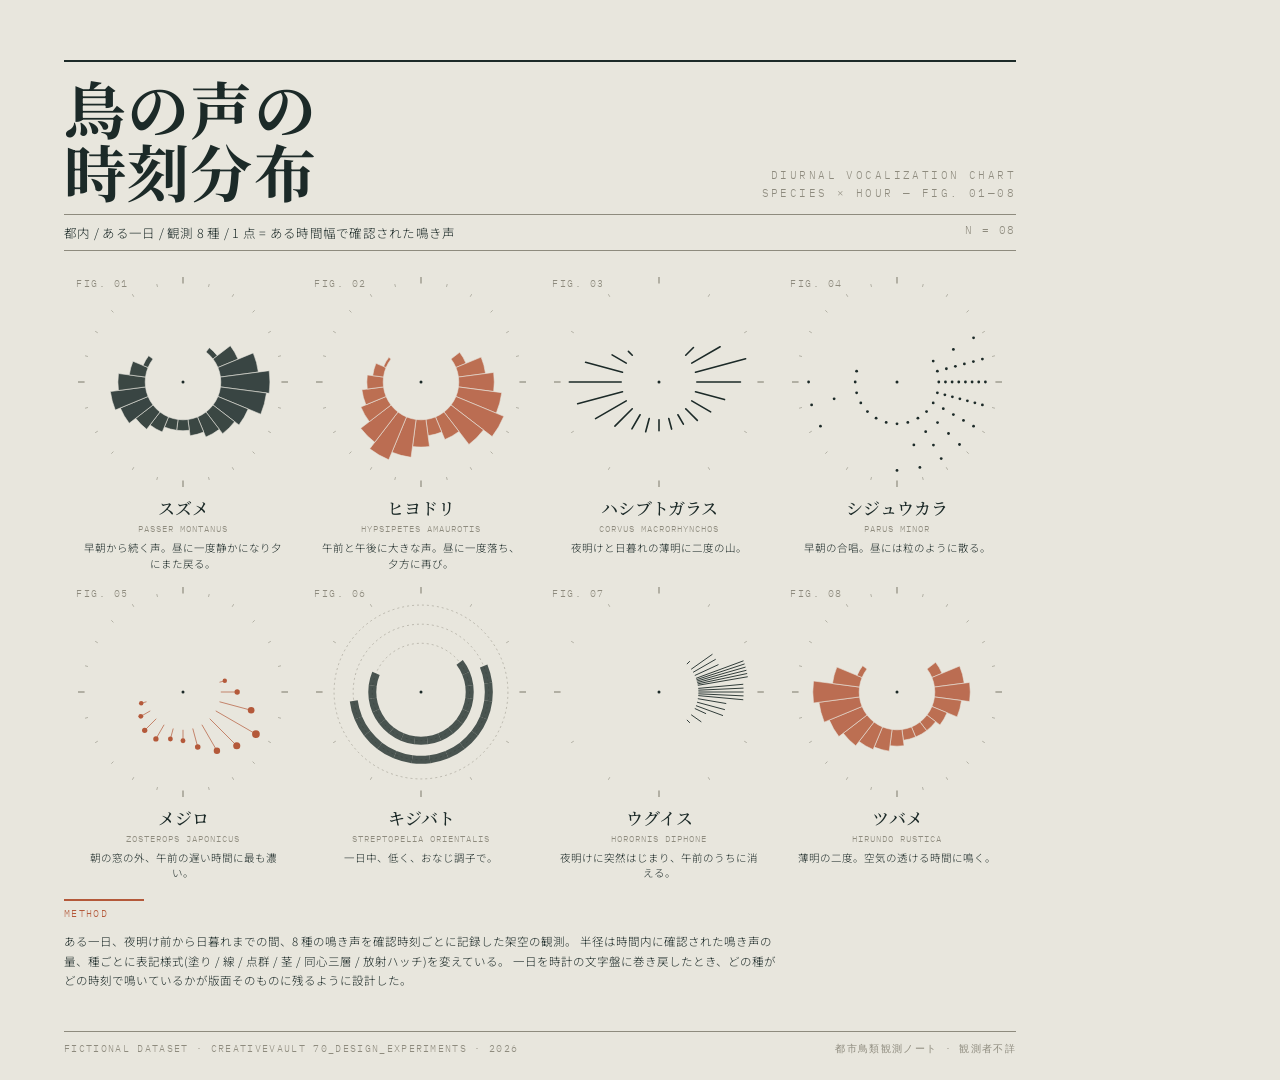
<file: bird_voice_time_chart_v0_1/index.html>
<!DOCTYPE html>
<html lang="ja">
<head>
<meta charset="UTF-8">
<title>鳥の声の時刻分布</title>
<style>
  @import url('https://fonts.googleapis.com/css2?family=Noto+Serif+JP:wght@500;700&family=Noto+Sans+JP:wght@300;500&family=IBM+Plex+Mono:wght@300;500&display=swap');
  * { box-sizing: border-box; margin: 0; padding: 0; }
  html, body { width: 1080px; height: 1080px; overflow: hidden; }
  body {
    background: #E8E6DD;
    color: #1C2A28;
    font-family: 'Noto Sans JP', sans-serif;
    font-weight: 300;
    position: relative;
    padding: 60px 64px 50px;
  }
  .rule-top {
    border-top: 2px solid #1C2A28;
    padding-top: 14px;
  }
  .title-block {
    display: grid;
    grid-template-columns: 1fr auto;
    align-items: end;
    margin-bottom: 6px;
  }
  .title-jp {
    font-family: 'Noto Serif JP', serif;
    font-size: 62px;
    font-weight: 700;
    line-height: 1.02;
    letter-spacing: 0.02em;
  }
  .title-en {
    font-family: 'IBM Plex Mono', monospace;
    font-size: 11px;
    font-weight: 300;
    text-transform: uppercase;
    letter-spacing: 0.22em;
    color: #8E8B7E;
    text-align: right;
    line-height: 1.6;
  }
  .deck {
    border-top: 1px solid #8E8B7E;
    border-bottom: 1px solid #8E8B7E;
    padding: 8px 0;
    margin: 12px 0 26px;
    display: flex;
    justify-content: space-between;
    font-size: 12.5px;
    letter-spacing: 0.02em;
  }
  .deck .mono {
    font-family: 'IBM Plex Mono', monospace;
    letter-spacing: 0.14em;
    color: #8E8B7E;
    font-size: 11px;
  }
  .grid {
    display: grid;
    grid-template-columns: repeat(4, 1fr);
    grid-template-rows: auto auto;
    gap: 16px 0;
    align-items: start;
    justify-items: center;
    margin-bottom: 18px;
  }
  .disc {
    display: flex;
    flex-direction: column;
    align-items: center;
    position: relative;
    width: 100%;
  }
  .disc svg { display: block; }
  .disc-no {
    position: absolute;
    top: 0;
    left: 12px;
    font-family: 'IBM Plex Mono', monospace;
    font-size: 10px;
    letter-spacing: 0.15em;
    color: #8E8B7E;
  }
  .species-jp {
    font-family: 'Noto Serif JP', serif;
    font-weight: 500;
    font-size: 17px;
    margin-top: 8px;
    text-align: center;
  }
  .species-en {
    font-family: 'IBM Plex Mono', monospace;
    font-size: 8.5px;
    letter-spacing: 0.12em;
    color: #8E8B7E;
    margin-top: 3px;
    text-align: center;
  }
  .species-note {
    font-size: 10.5px;
    margin-top: 6px;
    text-align: center;
    max-width: 200px;
    line-height: 1.45;
    color: #1C2A28;
  }
  /* offset second row slightly (non-uniform placement) */
  .disc--lift { transform: translateY(-12px); }
  .disc--drop { transform: translateY(8px); }
  /* per-disc label-side variant: put label to the side */
  .disc--side { flex-direction: row; align-items: flex-start; gap: 10px; }
  .disc--side .label-stack { text-align: left; margin-top: 18px; }
  .disc--side .species-jp { text-align: left; margin-top: 0; }
  .disc--side .species-en { text-align: left; }
  .disc--side .species-note { text-align: left; max-width: 110px; }
  .method {
    margin: 14px 0 0;
  }
  .method .marker {
    display: inline-block;
    border-top: 2px solid #B4593A;
    padding-top: 6px;
    font-family: 'IBM Plex Mono', monospace;
    font-size: 9.5px;
    letter-spacing: 0.14em;
    color: #B4593A;
    margin-bottom: 12px;
    min-width: 80px;
  }
  .method-text {
    font-size: 11.5px;
    line-height: 1.7;
    max-width: 720px;
  }
  .footer {
    position: absolute;
    bottom: 24px;
    left: 64px;
    right: 64px;
    border-top: 1px solid #8E8B7E;
    padding-top: 10px;
    display: flex;
    justify-content: space-between;
    font-family: 'IBM Plex Mono', monospace;
    font-size: 9.5px;
    letter-spacing: 0.14em;
    color: #8E8B7E;
  }
</style>
</head>
<body>
  <section class="rule-top">
    <header class="title-block">
      <div class="title-jp">鳥の声の<br>時刻分布</div>
      <div class="title-en">DIURNAL VOCALIZATION CHART<br>SPECIES &times; HOUR &mdash; FIG. 01—08</div>
    </header>
    <div class="deck">
      <span>都内 / ある一日 / 観測 8 種 / 1 点 = ある時間幅で確認された鳴き声</span>
      <span class="mono">N = 08</span>
    </div>
  </section>

  <div class="grid">
<div class="disc"><span class="disc-no">FIG. 01</span><svg viewBox="0 0 210 210" width="210" height="210" xmlns="http://www.w3.org/2000/svg">
    <line x1="105.00" y1="6.60" x2="105.00" y2="-1.40" stroke="#8E8B7E" stroke-width="1.2" />
    <line x1="130.47" y1="9.95" x2="131.24" y2="7.06" stroke="#8E8B7E" stroke-width="0.6" />
    <line x1="154.20" y1="19.78" x2="155.70" y2="17.19" stroke="#8E8B7E" stroke-width="0.6" />
    <line x1="174.58" y1="35.42" x2="176.70" y2="33.30" stroke="#8E8B7E" stroke-width="0.6" />
    <line x1="190.22" y1="55.80" x2="192.81" y2="54.30" stroke="#8E8B7E" stroke-width="0.6" />
    <line x1="200.05" y1="79.53" x2="202.94" y2="78.76" stroke="#8E8B7E" stroke-width="0.6" />
    <line x1="203.40" y1="105.00" x2="211.40" y2="105.00" stroke="#8E8B7E" stroke-width="1.2" />
    <line x1="200.05" y1="130.47" x2="202.94" y2="131.24" stroke="#8E8B7E" stroke-width="0.6" />
    <line x1="190.22" y1="154.20" x2="192.81" y2="155.70" stroke="#8E8B7E" stroke-width="0.6" />
    <line x1="174.58" y1="174.58" x2="176.70" y2="176.70" stroke="#8E8B7E" stroke-width="0.6" />
    <line x1="154.20" y1="190.22" x2="155.70" y2="192.81" stroke="#8E8B7E" stroke-width="0.6" />
    <line x1="130.47" y1="200.05" x2="131.24" y2="202.94" stroke="#8E8B7E" stroke-width="0.6" />
    <line x1="105.00" y1="203.40" x2="105.00" y2="211.40" stroke="#8E8B7E" stroke-width="1.2" />
    <line x1="79.53" y1="200.05" x2="78.76" y2="202.94" stroke="#8E8B7E" stroke-width="0.6" />
    <line x1="55.80" y1="190.22" x2="54.30" y2="192.81" stroke="#8E8B7E" stroke-width="0.6" />
    <line x1="35.42" y1="174.58" x2="33.30" y2="176.70" stroke="#8E8B7E" stroke-width="0.6" />
    <line x1="19.78" y1="154.20" x2="17.19" y2="155.70" stroke="#8E8B7E" stroke-width="0.6" />
    <line x1="9.95" y1="130.47" x2="7.06" y2="131.24" stroke="#8E8B7E" stroke-width="0.6" />
    <line x1="6.60" y1="105.00" x2="-1.40" y2="105.00" stroke="#8E8B7E" stroke-width="1.2" />
    <line x1="9.95" y1="79.53" x2="7.06" y2="78.76" stroke="#8E8B7E" stroke-width="0.6" />
    <line x1="19.78" y1="55.80" x2="17.19" y2="54.30" stroke="#8E8B7E" stroke-width="0.6" />
    <line x1="35.42" y1="35.42" x2="33.30" y2="33.30" stroke="#8E8B7E" stroke-width="0.6" />
    <line x1="55.80" y1="19.78" x2="54.30" y2="17.19" stroke="#8E8B7E" stroke-width="0.6" />
    <line x1="79.53" y1="9.95" x2="78.76" y2="7.06" stroke="#8E8B7E" stroke-width="0.6" />
    <text x="105.00" y="-13.40" font-family="IBM Plex Mono" font-size="8.5" fill="#8E8B7E" text-anchor="middle" dominant-baseline="middle" letter-spacing="0.08em">00</text>
    <text x="223.40" y="105.00" font-family="IBM Plex Mono" font-size="8.5" fill="#8E8B7E" text-anchor="middle" dominant-baseline="middle" letter-spacing="0.08em">06</text>
    <text x="105.00" y="223.40" font-family="IBM Plex Mono" font-size="8.5" fill="#8E8B7E" text-anchor="middle" dominant-baseline="middle" letter-spacing="0.08em">12</text>
    <text x="-13.40" y="105.00" font-family="IBM Plex Mono" font-size="8.5" fill="#8E8B7E" text-anchor="middle" dominant-baseline="middle" letter-spacing="0.08em">18</text>
    <circle cx="105.00" cy="105.00" r="1.5" fill="#1C2A28" />
    <path d="M 128.01 75.01 L 131.34 70.68 A 43.26 43.26 0 0 1 139.32 78.66 L 134.99 81.99 A 37.80 37.80 0 0 0 128.01 75.01 Z" fill="#1C2A28" fill-opacity="0.85" stroke="#E8E6DD" stroke-width="0.6" />
    <path d="M 134.99 81.99 L 152.32 68.69 A 59.64 59.64 0 0 1 160.10 82.18 L 139.92 90.53 A 37.80 37.80 0 0 0 134.99 81.99 Z" fill="#1C2A28" fill-opacity="0.85" stroke="#E8E6DD" stroke-width="0.6" />
    <path d="M 139.92 90.53 L 175.23 75.91 A 76.02 76.02 0 0 1 180.37 95.08 L 142.48 100.07 A 37.80 37.80 0 0 0 139.92 90.53 Z" fill="#1C2A28" fill-opacity="0.85" stroke="#E8E6DD" stroke-width="0.6" />
    <path d="M 142.48 100.07 L 191.20 93.65 A 86.94 86.94 0 0 1 191.20 116.35 L 142.48 109.93 A 37.80 37.80 0 0 0 142.48 100.07 Z" fill="#1C2A28" fill-opacity="0.85" stroke="#E8E6DD" stroke-width="0.6" />
    <path d="M 142.48 109.93 L 188.49 115.99 A 84.21 84.21 0 0 1 182.80 137.23 L 139.92 119.47 A 37.80 37.80 0 0 0 142.48 109.93 Z" fill="#1C2A28" fill-opacity="0.85" stroke="#E8E6DD" stroke-width="0.6" />
    <path d="M 139.92 119.47 L 170.19 132.00 A 70.56 70.56 0 0 1 160.98 147.95 L 134.99 128.01 A 37.80 37.80 0 0 0 139.92 119.47 Z" fill="#1C2A28" fill-opacity="0.85" stroke="#E8E6DD" stroke-width="0.6" />
    <path d="M 134.99 128.01 L 156.65 144.63 A 65.10 65.10 0 0 1 144.63 156.65 L 128.01 134.99 A 37.80 37.80 0 0 0 134.99 128.01 Z" fill="#1C2A28" fill-opacity="0.85" stroke="#E8E6DD" stroke-width="0.6" />
    <path d="M 128.01 134.99 L 141.31 152.32 A 59.64 59.64 0 0 1 127.82 160.10 L 119.47 139.92 A 37.80 37.80 0 0 0 128.01 134.99 Z" fill="#1C2A28" fill-opacity="0.85" stroke="#E8E6DD" stroke-width="0.6" />
    <path d="M 119.47 139.92 L 125.73 155.06 A 54.18 54.18 0 0 1 112.07 158.72 L 109.93 142.48 A 37.80 37.80 0 0 0 119.47 139.92 Z" fill="#1C2A28" fill-opacity="0.85" stroke="#E8E6DD" stroke-width="0.6" />
    <path d="M 109.93 142.48 L 111.36 153.30 A 48.72 48.72 0 0 1 98.64 153.30 L 100.07 142.48 A 37.80 37.80 0 0 0 109.93 142.48 Z" fill="#1C2A28" fill-opacity="0.85" stroke="#E8E6DD" stroke-width="0.6" />
    <path d="M 100.07 142.48 L 98.64 153.30 A 48.72 48.72 0 0 1 86.36 150.01 L 90.53 139.92 A 37.80 37.80 0 0 0 100.07 142.48 Z" fill="#1C2A28" fill-opacity="0.85" stroke="#E8E6DD" stroke-width="0.6" />
    <path d="M 90.53 139.92 L 84.27 155.06 A 54.18 54.18 0 0 1 72.02 147.98 L 81.99 134.99 A 37.80 37.80 0 0 0 90.53 139.92 Z" fill="#1C2A28" fill-opacity="0.85" stroke="#E8E6DD" stroke-width="0.6" />
    <path d="M 81.99 134.99 L 68.69 152.32 A 59.64 59.64 0 0 1 57.68 141.31 L 75.01 128.01 A 37.80 37.80 0 0 0 81.99 134.99 Z" fill="#1C2A28" fill-opacity="0.85" stroke="#E8E6DD" stroke-width="0.6" />
    <path d="M 75.01 128.01 L 51.19 146.29 A 67.83 67.83 0 0 1 42.33 130.96 L 70.08 119.47 A 37.80 37.80 0 0 0 75.01 128.01 Z" fill="#1C2A28" fill-opacity="0.85" stroke="#E8E6DD" stroke-width="0.6" />
    <path d="M 70.08 119.47 L 37.29 133.05 A 73.29 73.29 0 0 1 32.34 114.57 L 67.52 109.93 A 37.80 37.80 0 0 0 70.08 119.47 Z" fill="#1C2A28" fill-opacity="0.85" stroke="#E8E6DD" stroke-width="0.6" />
    <path d="M 67.52 109.93 L 40.46 113.50 A 65.10 65.10 0 0 1 40.46 96.50 L 67.52 100.07 A 37.80 37.80 0 0 0 67.52 109.93 Z" fill="#1C2A28" fill-opacity="0.85" stroke="#E8E6DD" stroke-width="0.6" />
    <path d="M 67.52 100.07 L 51.28 97.93 A 54.18 54.18 0 0 1 54.94 84.27 L 70.08 90.53 A 37.80 37.80 0 0 0 67.52 100.07 Z" fill="#1C2A28" fill-opacity="0.85" stroke="#E8E6DD" stroke-width="0.6" />
    <path d="M 70.08 90.53 L 65.03 88.45 A 43.26 43.26 0 0 1 70.68 78.66 L 75.01 81.99 A 37.80 37.80 0 0 0 70.08 90.53 Z" fill="#1C2A28" fill-opacity="0.85" stroke="#E8E6DD" stroke-width="0.6" />
  </svg><div class="label-stack"><div class="species-jp">スズメ</div><div class="species-en">PASSER MONTANUS</div><div class="species-note">早朝から続く声。昼に一度静かになり夕にまた戻る。</div></div></div>
    <div class="disc"><span class="disc-no">FIG. 02</span><svg viewBox="0 0 210 210" width="210" height="210" xmlns="http://www.w3.org/2000/svg">
    <line x1="105.00" y1="6.60" x2="105.00" y2="-1.40" stroke="#8E8B7E" stroke-width="1.2" />
    <line x1="130.47" y1="9.95" x2="131.24" y2="7.06" stroke="#8E8B7E" stroke-width="0.6" />
    <line x1="154.20" y1="19.78" x2="155.70" y2="17.19" stroke="#8E8B7E" stroke-width="0.6" />
    <line x1="174.58" y1="35.42" x2="176.70" y2="33.30" stroke="#8E8B7E" stroke-width="0.6" />
    <line x1="190.22" y1="55.80" x2="192.81" y2="54.30" stroke="#8E8B7E" stroke-width="0.6" />
    <line x1="200.05" y1="79.53" x2="202.94" y2="78.76" stroke="#8E8B7E" stroke-width="0.6" />
    <line x1="203.40" y1="105.00" x2="211.40" y2="105.00" stroke="#8E8B7E" stroke-width="1.2" />
    <line x1="200.05" y1="130.47" x2="202.94" y2="131.24" stroke="#8E8B7E" stroke-width="0.6" />
    <line x1="190.22" y1="154.20" x2="192.81" y2="155.70" stroke="#8E8B7E" stroke-width="0.6" />
    <line x1="174.58" y1="174.58" x2="176.70" y2="176.70" stroke="#8E8B7E" stroke-width="0.6" />
    <line x1="154.20" y1="190.22" x2="155.70" y2="192.81" stroke="#8E8B7E" stroke-width="0.6" />
    <line x1="130.47" y1="200.05" x2="131.24" y2="202.94" stroke="#8E8B7E" stroke-width="0.6" />
    <line x1="105.00" y1="203.40" x2="105.00" y2="211.40" stroke="#8E8B7E" stroke-width="1.2" />
    <line x1="79.53" y1="200.05" x2="78.76" y2="202.94" stroke="#8E8B7E" stroke-width="0.6" />
    <line x1="55.80" y1="190.22" x2="54.30" y2="192.81" stroke="#8E8B7E" stroke-width="0.6" />
    <line x1="35.42" y1="174.58" x2="33.30" y2="176.70" stroke="#8E8B7E" stroke-width="0.6" />
    <line x1="19.78" y1="154.20" x2="17.19" y2="155.70" stroke="#8E8B7E" stroke-width="0.6" />
    <line x1="9.95" y1="130.47" x2="7.06" y2="131.24" stroke="#8E8B7E" stroke-width="0.6" />
    <line x1="6.60" y1="105.00" x2="-1.40" y2="105.00" stroke="#8E8B7E" stroke-width="1.2" />
    <line x1="9.95" y1="79.53" x2="7.06" y2="78.76" stroke="#8E8B7E" stroke-width="0.6" />
    <line x1="19.78" y1="55.80" x2="17.19" y2="54.30" stroke="#8E8B7E" stroke-width="0.6" />
    <line x1="35.42" y1="35.42" x2="33.30" y2="33.30" stroke="#8E8B7E" stroke-width="0.6" />
    <line x1="55.80" y1="19.78" x2="54.30" y2="17.19" stroke="#8E8B7E" stroke-width="0.6" />
    <line x1="79.53" y1="9.95" x2="78.76" y2="7.06" stroke="#8E8B7E" stroke-width="0.6" />
    <text x="105.00" y="-13.40" font-family="IBM Plex Mono" font-size="8.5" fill="#8E8B7E" text-anchor="middle" dominant-baseline="middle" letter-spacing="0.08em">00</text>
    <text x="223.40" y="105.00" font-family="IBM Plex Mono" font-size="8.5" fill="#8E8B7E" text-anchor="middle" dominant-baseline="middle" letter-spacing="0.08em">06</text>
    <text x="105.00" y="223.40" font-family="IBM Plex Mono" font-size="8.5" fill="#8E8B7E" text-anchor="middle" dominant-baseline="middle" letter-spacing="0.08em">12</text>
    <text x="-13.40" y="105.00" font-family="IBM Plex Mono" font-size="8.5" fill="#8E8B7E" text-anchor="middle" dominant-baseline="middle" letter-spacing="0.08em">18</text>
    <circle cx="105.00" cy="105.00" r="1.5" fill="#1C2A28" />
    <path d="M 134.99 81.99 L 143.65 75.34 A 48.72 48.72 0 0 1 150.01 86.36 L 139.92 90.53 A 37.80 37.80 0 0 0 134.99 81.99 Z" fill="#B4593A" fill-opacity="0.85" stroke="#E8E6DD" stroke-width="0.6" />
    <path d="M 139.92 90.53 L 165.14 80.09 A 65.10 65.10 0 0 1 169.54 96.50 L 142.48 100.07 A 37.80 37.80 0 0 0 139.92 90.53 Z" fill="#B4593A" fill-opacity="0.85" stroke="#E8E6DD" stroke-width="0.6" />
    <path d="M 142.48 100.07 L 177.66 95.43 A 73.29 73.29 0 0 1 177.66 114.57 L 142.48 109.93 A 37.80 37.80 0 0 0 142.48 100.07 Z" fill="#B4593A" fill-opacity="0.85" stroke="#E8E6DD" stroke-width="0.6" />
    <path d="M 142.48 109.93 L 185.78 115.64 A 81.48 81.48 0 0 1 180.28 136.18 L 139.92 119.47 A 37.80 37.80 0 0 0 142.48 109.93 Z" fill="#B4593A" fill-opacity="0.85" stroke="#E8E6DD" stroke-width="0.6" />
    <path d="M 139.92 119.47 L 187.84 139.32 A 89.67 89.67 0 0 1 176.14 159.59 L 134.99 128.01 A 37.80 37.80 0 0 0 139.92 119.47 Z" fill="#B4593A" fill-opacity="0.85" stroke="#E8E6DD" stroke-width="0.6" />
    <path d="M 134.99 128.01 L 167.48 152.94 A 78.75 78.75 0 0 1 152.94 167.48 L 128.01 134.99 A 37.80 37.80 0 0 0 134.99 128.01 Z" fill="#B4593A" fill-opacity="0.85" stroke="#E8E6DD" stroke-width="0.6" />
    <path d="M 128.01 134.99 L 142.97 154.48 A 62.37 62.37 0 0 1 128.87 162.62 L 119.47 139.92 A 37.80 37.80 0 0 0 128.01 134.99 Z" fill="#B4593A" fill-opacity="0.85" stroke="#E8E6DD" stroke-width="0.6" />
    <path d="M 119.47 139.92 L 125.73 155.06 A 54.18 54.18 0 0 1 112.07 158.72 L 109.93 142.48 A 37.80 37.80 0 0 0 119.47 139.92 Z" fill="#B4593A" fill-opacity="0.85" stroke="#E8E6DD" stroke-width="0.6" />
    <path d="M 109.93 142.48 L 113.50 169.54 A 65.10 65.10 0 0 1 96.50 169.54 L 100.07 142.48 A 37.80 37.80 0 0 0 109.93 142.48 Z" fill="#B4593A" fill-opacity="0.85" stroke="#E8E6DD" stroke-width="0.6" />
    <path d="M 100.07 142.48 L 95.08 180.37 A 76.02 76.02 0 0 1 75.91 175.23 L 90.53 139.92 A 37.80 37.80 0 0 0 100.07 142.48 Z" fill="#B4593A" fill-opacity="0.85" stroke="#E8E6DD" stroke-width="0.6" />
    <path d="M 90.53 139.92 L 72.77 182.80 A 84.21 84.21 0 0 1 53.74 171.81 L 81.99 134.99 A 37.80 37.80 0 0 0 90.53 139.92 Z" fill="#B4593A" fill-opacity="0.85" stroke="#E8E6DD" stroke-width="0.6" />
    <path d="M 81.99 134.99 L 58.72 165.31 A 76.02 76.02 0 0 1 44.69 151.28 L 75.01 128.01 A 37.80 37.80 0 0 0 81.99 134.99 Z" fill="#B4593A" fill-opacity="0.85" stroke="#E8E6DD" stroke-width="0.6" />
    <path d="M 75.01 128.01 L 53.35 144.63 A 65.10 65.10 0 0 1 44.86 129.91 L 70.08 119.47 A 37.80 37.80 0 0 0 75.01 128.01 Z" fill="#B4593A" fill-opacity="0.85" stroke="#E8E6DD" stroke-width="0.6" />
    <path d="M 70.08 119.47 L 49.90 127.82 A 59.64 59.64 0 0 1 45.87 112.78 L 67.52 109.93 A 37.80 37.80 0 0 0 70.08 119.47 Z" fill="#B4593A" fill-opacity="0.85" stroke="#E8E6DD" stroke-width="0.6" />
    <path d="M 67.52 109.93 L 51.28 112.07 A 54.18 54.18 0 0 1 51.28 97.93 L 67.52 100.07 A 37.80 37.80 0 0 0 67.52 109.93 Z" fill="#B4593A" fill-opacity="0.85" stroke="#E8E6DD" stroke-width="0.6" />
    <path d="M 67.52 100.07 L 56.70 98.64 A 48.72 48.72 0 0 1 59.99 86.36 L 70.08 90.53 A 37.80 37.80 0 0 0 67.52 100.07 Z" fill="#B4593A" fill-opacity="0.85" stroke="#E8E6DD" stroke-width="0.6" />
    <path d="M 70.08 90.53 L 67.56 89.49 A 40.53 40.53 0 0 1 72.85 80.33 L 75.01 81.99 A 37.80 37.80 0 0 0 70.08 90.53 Z" fill="#B4593A" fill-opacity="0.85" stroke="#E8E6DD" stroke-width="0.6" />
  </svg><div class="label-stack"><div class="species-jp">ヒヨドリ</div><div class="species-en">HYPSIPETES AMAUROTIS</div><div class="species-note">午前と午後に大きな声。昼に一度落ち、夕方に再び。</div></div></div>
    <div class="disc"><span class="disc-no">FIG. 03</span><svg viewBox="0 0 210 210" width="210" height="210" xmlns="http://www.w3.org/2000/svg">
    <line x1="105.00" y1="6.60" x2="105.00" y2="-1.40" stroke="#8E8B7E" stroke-width="1.2" />
    <line x1="154.20" y1="19.78" x2="155.70" y2="17.19" stroke="#8E8B7E" stroke-width="0.6" />
    <line x1="190.22" y1="55.80" x2="192.81" y2="54.30" stroke="#8E8B7E" stroke-width="0.6" />
    <line x1="203.40" y1="105.00" x2="211.40" y2="105.00" stroke="#8E8B7E" stroke-width="1.2" />
    <line x1="190.22" y1="154.20" x2="192.81" y2="155.70" stroke="#8E8B7E" stroke-width="0.6" />
    <line x1="154.20" y1="190.22" x2="155.70" y2="192.81" stroke="#8E8B7E" stroke-width="0.6" />
    <line x1="105.00" y1="203.40" x2="105.00" y2="211.40" stroke="#8E8B7E" stroke-width="1.2" />
    <line x1="55.80" y1="190.22" x2="54.30" y2="192.81" stroke="#8E8B7E" stroke-width="0.6" />
    <line x1="19.78" y1="154.20" x2="17.19" y2="155.70" stroke="#8E8B7E" stroke-width="0.6" />
    <line x1="6.60" y1="105.00" x2="-1.40" y2="105.00" stroke="#8E8B7E" stroke-width="1.2" />
    <line x1="19.78" y1="55.80" x2="17.19" y2="54.30" stroke="#8E8B7E" stroke-width="0.6" />
    <line x1="55.80" y1="19.78" x2="54.30" y2="17.19" stroke="#8E8B7E" stroke-width="0.6" />
    <text x="105.00" y="-13.40" font-family="IBM Plex Mono" font-size="8.5" fill="#8E8B7E" text-anchor="middle" dominant-baseline="middle" letter-spacing="0.08em">00</text>
    <text x="223.40" y="105.00" font-family="IBM Plex Mono" font-size="8.5" fill="#8E8B7E" text-anchor="middle" dominant-baseline="middle" letter-spacing="0.08em">06</text>
    <text x="105.00" y="223.40" font-family="IBM Plex Mono" font-size="8.5" fill="#8E8B7E" text-anchor="middle" dominant-baseline="middle" letter-spacing="0.08em">12</text>
    <text x="-13.40" y="105.00" font-family="IBM Plex Mono" font-size="8.5" fill="#8E8B7E" text-anchor="middle" dominant-baseline="middle" letter-spacing="0.08em">18</text>
    <circle cx="105.00" cy="105.00" r="1.5" fill="#1C2A28" />
    <line x1="131.73" y1="78.27" x2="139.45" y2="70.55" stroke="#1C2A28" stroke-width="1.6" stroke-linecap="round" />
    <line x1="137.74" y1="86.10" x2="166.11" y2="69.72" stroke="#1C2A28" stroke-width="1.6" stroke-linecap="round" />
    <line x1="141.51" y1="95.22" x2="191.61" y2="81.79" stroke="#1C2A28" stroke-width="1.6" stroke-linecap="round" />
    <line x1="142.80" y1="105.00" x2="186.48" y2="105.00" stroke="#1C2A28" stroke-width="1.6" stroke-linecap="round" />
    <line x1="141.51" y1="114.78" x2="170.52" y2="122.56" stroke="#1C2A28" stroke-width="1.6" stroke-linecap="round" />
    <line x1="137.74" y1="123.90" x2="156.65" y2="134.82" stroke="#1C2A28" stroke-width="1.6" stroke-linecap="round" />
    <line x1="131.73" y1="131.73" x2="143.31" y2="143.31" stroke="#1C2A28" stroke-width="1.6" stroke-linecap="round" />
    <line x1="123.90" y1="137.74" x2="129.36" y2="147.19" stroke="#1C2A28" stroke-width="1.6" stroke-linecap="round" />
    <line x1="114.78" y1="141.51" x2="117.61" y2="152.06" stroke="#1C2A28" stroke-width="1.6" stroke-linecap="round" />
    <line x1="105.00" y1="142.80" x2="105.00" y2="153.72" stroke="#1C2A28" stroke-width="1.6" stroke-linecap="round" />
    <line x1="95.22" y1="141.51" x2="91.68" y2="154.70" stroke="#1C2A28" stroke-width="1.6" stroke-linecap="round" />
    <line x1="86.10" y1="137.74" x2="77.91" y2="151.92" stroke="#1C2A28" stroke-width="1.6" stroke-linecap="round" />
    <line x1="78.27" y1="131.73" x2="60.90" y2="149.10" stroke="#1C2A28" stroke-width="1.6" stroke-linecap="round" />
    <line x1="72.26" y1="123.90" x2="41.53" y2="141.64" stroke="#1C2A28" stroke-width="1.6" stroke-linecap="round" />
    <line x1="68.49" y1="114.78" x2="23.66" y2="126.80" stroke="#1C2A28" stroke-width="1.6" stroke-linecap="round" />
    <line x1="67.20" y1="105.00" x2="15.33" y2="105.00" stroke="#1C2A28" stroke-width="1.6" stroke-linecap="round" />
    <line x1="68.49" y1="95.22" x2="31.57" y2="85.32" stroke="#1C2A28" stroke-width="1.6" stroke-linecap="round" />
    <line x1="72.26" y1="86.10" x2="58.08" y2="77.91" stroke="#1C2A28" stroke-width="1.6" stroke-linecap="round" />
    <line x1="78.27" y1="78.27" x2="74.41" y2="74.41" stroke="#1C2A28" stroke-width="1.6" stroke-linecap="round" />
  </svg><div class="label-stack"><div class="species-jp">ハシブトガラス</div><div class="species-en">CORVUS MACRORHYNCHOS</div><div class="species-note">夜明けと日暮れの薄明に二度の山。</div></div></div>
    <div class="disc"><span class="disc-no">FIG. 04</span><svg viewBox="0 0 210 210" width="210" height="210" xmlns="http://www.w3.org/2000/svg">
    <line x1="105.00" y1="6.60" x2="105.00" y2="-1.40" stroke="#8E8B7E" stroke-width="1.2" />
    <line x1="130.47" y1="9.95" x2="131.24" y2="7.06" stroke="#8E8B7E" stroke-width="0.6" />
    <line x1="154.20" y1="19.78" x2="155.70" y2="17.19" stroke="#8E8B7E" stroke-width="0.6" />
    <line x1="174.58" y1="35.42" x2="176.70" y2="33.30" stroke="#8E8B7E" stroke-width="0.6" />
    <line x1="190.22" y1="55.80" x2="192.81" y2="54.30" stroke="#8E8B7E" stroke-width="0.6" />
    <line x1="200.05" y1="79.53" x2="202.94" y2="78.76" stroke="#8E8B7E" stroke-width="0.6" />
    <line x1="203.40" y1="105.00" x2="211.40" y2="105.00" stroke="#8E8B7E" stroke-width="1.2" />
    <line x1="200.05" y1="130.47" x2="202.94" y2="131.24" stroke="#8E8B7E" stroke-width="0.6" />
    <line x1="190.22" y1="154.20" x2="192.81" y2="155.70" stroke="#8E8B7E" stroke-width="0.6" />
    <line x1="174.58" y1="174.58" x2="176.70" y2="176.70" stroke="#8E8B7E" stroke-width="0.6" />
    <line x1="154.20" y1="190.22" x2="155.70" y2="192.81" stroke="#8E8B7E" stroke-width="0.6" />
    <line x1="130.47" y1="200.05" x2="131.24" y2="202.94" stroke="#8E8B7E" stroke-width="0.6" />
    <line x1="105.00" y1="203.40" x2="105.00" y2="211.40" stroke="#8E8B7E" stroke-width="1.2" />
    <line x1="79.53" y1="200.05" x2="78.76" y2="202.94" stroke="#8E8B7E" stroke-width="0.6" />
    <line x1="55.80" y1="190.22" x2="54.30" y2="192.81" stroke="#8E8B7E" stroke-width="0.6" />
    <line x1="35.42" y1="174.58" x2="33.30" y2="176.70" stroke="#8E8B7E" stroke-width="0.6" />
    <line x1="19.78" y1="154.20" x2="17.19" y2="155.70" stroke="#8E8B7E" stroke-width="0.6" />
    <line x1="9.95" y1="130.47" x2="7.06" y2="131.24" stroke="#8E8B7E" stroke-width="0.6" />
    <line x1="6.60" y1="105.00" x2="-1.40" y2="105.00" stroke="#8E8B7E" stroke-width="1.2" />
    <line x1="9.95" y1="79.53" x2="7.06" y2="78.76" stroke="#8E8B7E" stroke-width="0.6" />
    <line x1="19.78" y1="55.80" x2="17.19" y2="54.30" stroke="#8E8B7E" stroke-width="0.6" />
    <line x1="35.42" y1="35.42" x2="33.30" y2="33.30" stroke="#8E8B7E" stroke-width="0.6" />
    <line x1="55.80" y1="19.78" x2="54.30" y2="17.19" stroke="#8E8B7E" stroke-width="0.6" />
    <line x1="79.53" y1="9.95" x2="78.76" y2="7.06" stroke="#8E8B7E" stroke-width="0.6" />
    <text x="105.00" y="-13.40" font-family="IBM Plex Mono" font-size="8.5" fill="#8E8B7E" text-anchor="middle" dominant-baseline="middle" letter-spacing="0.08em">00</text>
    <text x="223.40" y="105.00" font-family="IBM Plex Mono" font-size="8.5" fill="#8E8B7E" text-anchor="middle" dominant-baseline="middle" letter-spacing="0.08em">06</text>
    <text x="105.00" y="223.40" font-family="IBM Plex Mono" font-size="8.5" fill="#8E8B7E" text-anchor="middle" dominant-baseline="middle" letter-spacing="0.08em">12</text>
    <text x="-13.40" y="105.00" font-family="IBM Plex Mono" font-size="8.5" fill="#8E8B7E" text-anchor="middle" dominant-baseline="middle" letter-spacing="0.08em">18</text>
    <circle cx="105.00" cy="105.00" r="1.5" fill="#1C2A28" />
    <circle cx="141.20" cy="84.10" r="1.4" fill="#1C2A28" />
    <circle cx="161.38" cy="72.45" r="1.4" fill="#1C2A28" />
    <circle cx="181.56" cy="60.80" r="1.4" fill="#1C2A28" />
    <circle cx="145.38" cy="94.18" r="1.4" fill="#1C2A28" />
    <circle cx="154.38" cy="91.77" r="1.4" fill="#1C2A28" />
    <circle cx="163.38" cy="89.36" r="1.4" fill="#1C2A28" />
    <circle cx="172.38" cy="86.94" r="1.4" fill="#1C2A28" />
    <circle cx="181.39" cy="84.53" r="1.4" fill="#1C2A28" />
    <circle cx="190.39" cy="82.12" r="1.4" fill="#1C2A28" />
    <circle cx="146.80" cy="105.00" r="1.4" fill="#1C2A28" />
    <circle cx="153.46" cy="105.00" r="1.4" fill="#1C2A28" />
    <circle cx="160.11" cy="105.00" r="1.4" fill="#1C2A28" />
    <circle cx="166.77" cy="105.00" r="1.4" fill="#1C2A28" />
    <circle cx="173.43" cy="105.00" r="1.4" fill="#1C2A28" />
    <circle cx="180.09" cy="105.00" r="1.4" fill="#1C2A28" />
    <circle cx="186.74" cy="105.00" r="1.4" fill="#1C2A28" />
    <circle cx="193.40" cy="105.00" r="1.4" fill="#1C2A28" />
    <circle cx="145.38" cy="115.82" r="1.4" fill="#1C2A28" />
    <circle cx="152.88" cy="117.83" r="1.4" fill="#1C2A28" />
    <circle cx="160.38" cy="119.84" r="1.4" fill="#1C2A28" />
    <circle cx="167.88" cy="121.85" r="1.4" fill="#1C2A28" />
    <circle cx="175.38" cy="123.86" r="1.4" fill="#1C2A28" />
    <circle cx="182.89" cy="125.87" r="1.4" fill="#1C2A28" />
    <circle cx="190.39" cy="127.88" r="1.4" fill="#1C2A28" />
    <circle cx="141.20" cy="125.90" r="1.4" fill="#1C2A28" />
    <circle cx="151.29" cy="131.72" r="1.4" fill="#1C2A28" />
    <circle cx="161.38" cy="137.55" r="1.4" fill="#1C2A28" />
    <circle cx="171.47" cy="143.38" r="1.4" fill="#1C2A28" />
    <circle cx="181.56" cy="149.20" r="1.4" fill="#1C2A28" />
    <circle cx="134.56" cy="134.56" r="1.4" fill="#1C2A28" />
    <circle cx="145.54" cy="145.54" r="1.4" fill="#1C2A28" />
    <circle cx="156.52" cy="156.52" r="1.4" fill="#1C2A28" />
    <circle cx="167.51" cy="167.51" r="1.4" fill="#1C2A28" />
    <circle cx="125.90" cy="141.20" r="1.4" fill="#1C2A28" />
    <circle cx="133.67" cy="154.65" r="1.4" fill="#1C2A28" />
    <circle cx="141.43" cy="168.10" r="1.4" fill="#1C2A28" />
    <circle cx="149.20" cy="181.56" r="1.4" fill="#1C2A28" />
    <circle cx="115.82" cy="145.38" r="1.4" fill="#1C2A28" />
    <circle cx="121.85" cy="167.88" r="1.4" fill="#1C2A28" />
    <circle cx="127.88" cy="190.39" r="1.4" fill="#1C2A28" />
    <circle cx="105.00" cy="146.80" r="1.4" fill="#1C2A28" />
    <circle cx="105.00" cy="193.40" r="1.4" fill="#1C2A28" />
    <circle cx="94.18" cy="145.38" r="1.4" fill="#1C2A28" />
    <circle cx="84.10" cy="141.20" r="1.4" fill="#1C2A28" />
    <circle cx="75.44" cy="134.56" r="1.4" fill="#1C2A28" />
    <circle cx="68.80" cy="125.90" r="1.4" fill="#1C2A28" />
    <circle cx="28.44" cy="149.20" r="1.4" fill="#1C2A28" />
    <circle cx="64.62" cy="115.82" r="1.4" fill="#1C2A28" />
    <circle cx="42.12" cy="121.85" r="1.4" fill="#1C2A28" />
    <circle cx="19.61" cy="127.88" r="1.4" fill="#1C2A28" />
    <circle cx="63.20" cy="105.00" r="1.4" fill="#1C2A28" />
    <circle cx="16.60" cy="105.00" r="1.4" fill="#1C2A28" />
    <circle cx="64.62" cy="94.18" r="1.4" fill="#1C2A28" />
  </svg><div class="label-stack"><div class="species-jp">シジュウカラ</div><div class="species-en">PARUS MINOR</div><div class="species-note">早朝の合唱。昼には粒のように散る。</div></div></div>
    <div class="disc"><span class="disc-no">FIG. 05</span><svg viewBox="0 0 210 210" width="210" height="210" xmlns="http://www.w3.org/2000/svg">
    <line x1="105.00" y1="6.60" x2="105.00" y2="-1.40" stroke="#8E8B7E" stroke-width="1.2" />
    <line x1="130.47" y1="9.95" x2="131.24" y2="7.06" stroke="#8E8B7E" stroke-width="0.6" />
    <line x1="154.20" y1="19.78" x2="155.70" y2="17.19" stroke="#8E8B7E" stroke-width="0.6" />
    <line x1="174.58" y1="35.42" x2="176.70" y2="33.30" stroke="#8E8B7E" stroke-width="0.6" />
    <line x1="190.22" y1="55.80" x2="192.81" y2="54.30" stroke="#8E8B7E" stroke-width="0.6" />
    <line x1="200.05" y1="79.53" x2="202.94" y2="78.76" stroke="#8E8B7E" stroke-width="0.6" />
    <line x1="203.40" y1="105.00" x2="211.40" y2="105.00" stroke="#8E8B7E" stroke-width="1.2" />
    <line x1="200.05" y1="130.47" x2="202.94" y2="131.24" stroke="#8E8B7E" stroke-width="0.6" />
    <line x1="190.22" y1="154.20" x2="192.81" y2="155.70" stroke="#8E8B7E" stroke-width="0.6" />
    <line x1="174.58" y1="174.58" x2="176.70" y2="176.70" stroke="#8E8B7E" stroke-width="0.6" />
    <line x1="154.20" y1="190.22" x2="155.70" y2="192.81" stroke="#8E8B7E" stroke-width="0.6" />
    <line x1="130.47" y1="200.05" x2="131.24" y2="202.94" stroke="#8E8B7E" stroke-width="0.6" />
    <line x1="105.00" y1="203.40" x2="105.00" y2="211.40" stroke="#8E8B7E" stroke-width="1.2" />
    <line x1="79.53" y1="200.05" x2="78.76" y2="202.94" stroke="#8E8B7E" stroke-width="0.6" />
    <line x1="55.80" y1="190.22" x2="54.30" y2="192.81" stroke="#8E8B7E" stroke-width="0.6" />
    <line x1="35.42" y1="174.58" x2="33.30" y2="176.70" stroke="#8E8B7E" stroke-width="0.6" />
    <line x1="19.78" y1="154.20" x2="17.19" y2="155.70" stroke="#8E8B7E" stroke-width="0.6" />
    <line x1="9.95" y1="130.47" x2="7.06" y2="131.24" stroke="#8E8B7E" stroke-width="0.6" />
    <line x1="6.60" y1="105.00" x2="-1.40" y2="105.00" stroke="#8E8B7E" stroke-width="1.2" />
    <line x1="9.95" y1="79.53" x2="7.06" y2="78.76" stroke="#8E8B7E" stroke-width="0.6" />
    <line x1="19.78" y1="55.80" x2="17.19" y2="54.30" stroke="#8E8B7E" stroke-width="0.6" />
    <line x1="35.42" y1="35.42" x2="33.30" y2="33.30" stroke="#8E8B7E" stroke-width="0.6" />
    <line x1="55.80" y1="19.78" x2="54.30" y2="17.19" stroke="#8E8B7E" stroke-width="0.6" />
    <line x1="79.53" y1="9.95" x2="78.76" y2="7.06" stroke="#8E8B7E" stroke-width="0.6" />
    <text x="105.00" y="-13.40" font-family="IBM Plex Mono" font-size="8.5" fill="#8E8B7E" text-anchor="middle" dominant-baseline="middle" letter-spacing="0.08em">00</text>
    <text x="223.40" y="105.00" font-family="IBM Plex Mono" font-size="8.5" fill="#8E8B7E" text-anchor="middle" dominant-baseline="middle" letter-spacing="0.08em">06</text>
    <text x="105.00" y="223.40" font-family="IBM Plex Mono" font-size="8.5" fill="#8E8B7E" text-anchor="middle" dominant-baseline="middle" letter-spacing="0.08em">12</text>
    <text x="-13.40" y="105.00" font-family="IBM Plex Mono" font-size="8.5" fill="#8E8B7E" text-anchor="middle" dominant-baseline="middle" letter-spacing="0.08em">18</text>
    <circle cx="105.00" cy="105.00" r="1.5" fill="#1C2A28" />
    <line x1="141.51" y1="95.22" x2="146.79" y2="93.80" stroke="#B4593A" stroke-width="0.7" />
    <circle cx="146.79" cy="93.80" r="2.22" fill="#B4593A" />
    <line x1="142.80" y1="105.00" x2="159.18" y2="105.00" stroke="#B4593A" stroke-width="0.7" />
    <circle cx="159.18" cy="105.00" r="2.66" fill="#B4593A" />
    <line x1="141.51" y1="114.78" x2="173.16" y2="123.26" stroke="#B4593A" stroke-width="0.7" />
    <circle cx="173.16" cy="123.26" r="3.32" fill="#B4593A" />
    <line x1="137.74" y1="123.90" x2="177.93" y2="147.10" stroke="#B4593A" stroke-width="0.7" />
    <circle cx="177.93" cy="147.10" r="3.87" fill="#B4593A" />
    <line x1="131.73" y1="131.73" x2="158.75" y2="158.75" stroke="#B4593A" stroke-width="0.7" />
    <circle cx="158.75" cy="158.75" r="3.54" fill="#B4593A" />
    <line x1="123.90" y1="137.74" x2="138.92" y2="163.74" stroke="#B4593A" stroke-width="0.7" />
    <circle cx="138.92" cy="163.74" r="3.21" fill="#B4593A" />
    <line x1="114.78" y1="141.51" x2="119.73" y2="159.97" stroke="#B4593A" stroke-width="0.7" />
    <circle cx="119.73" cy="159.97" r="2.77" fill="#B4593A" />
    <line x1="105.00" y1="142.80" x2="105.00" y2="153.72" stroke="#B4593A" stroke-width="0.7" />
    <circle cx="105.00" cy="153.72" r="2.44" fill="#B4593A" />
    <line x1="95.22" y1="141.51" x2="92.39" y2="152.06" stroke="#B4593A" stroke-width="0.7" />
    <circle cx="92.39" cy="152.06" r="2.44" fill="#B4593A" />
    <line x1="86.10" y1="137.74" x2="77.91" y2="151.92" stroke="#B4593A" stroke-width="0.7" />
    <circle cx="77.91" cy="151.92" r="2.66" fill="#B4593A" />
    <line x1="78.27" y1="131.73" x2="66.69" y2="143.31" stroke="#B4593A" stroke-width="0.7" />
    <circle cx="66.69" cy="143.31" r="2.66" fill="#B4593A" />
    <line x1="72.26" y1="123.90" x2="62.81" y2="129.36" stroke="#B4593A" stroke-width="0.7" />
    <circle cx="62.81" cy="129.36" r="2.44" fill="#B4593A" />
    <line x1="68.49" y1="114.78" x2="63.21" y2="116.20" stroke="#B4593A" stroke-width="0.7" />
    <circle cx="63.21" cy="116.20" r="2.22" fill="#B4593A" />
  </svg><div class="label-stack"><div class="species-jp">メジロ</div><div class="species-en">ZOSTEROPS JAPONICUS</div><div class="species-note">朝の窓の外、午前の遅い時間に最も濃い。</div></div></div>
    <div class="disc"><span class="disc-no">FIG. 06</span><svg viewBox="0 0 210 210" width="210" height="210" xmlns="http://www.w3.org/2000/svg">
    <line x1="105.00" y1="6.60" x2="105.00" y2="-1.40" stroke="#8E8B7E" stroke-width="1.2" />
    <line x1="154.20" y1="19.78" x2="155.70" y2="17.19" stroke="#8E8B7E" stroke-width="0.6" />
    <line x1="190.22" y1="55.80" x2="192.81" y2="54.30" stroke="#8E8B7E" stroke-width="0.6" />
    <line x1="203.40" y1="105.00" x2="211.40" y2="105.00" stroke="#8E8B7E" stroke-width="1.2" />
    <line x1="190.22" y1="154.20" x2="192.81" y2="155.70" stroke="#8E8B7E" stroke-width="0.6" />
    <line x1="154.20" y1="190.22" x2="155.70" y2="192.81" stroke="#8E8B7E" stroke-width="0.6" />
    <line x1="105.00" y1="203.40" x2="105.00" y2="211.40" stroke="#8E8B7E" stroke-width="1.2" />
    <line x1="55.80" y1="190.22" x2="54.30" y2="192.81" stroke="#8E8B7E" stroke-width="0.6" />
    <line x1="19.78" y1="154.20" x2="17.19" y2="155.70" stroke="#8E8B7E" stroke-width="0.6" />
    <line x1="6.60" y1="105.00" x2="-1.40" y2="105.00" stroke="#8E8B7E" stroke-width="1.2" />
    <line x1="19.78" y1="55.80" x2="17.19" y2="54.30" stroke="#8E8B7E" stroke-width="0.6" />
    <line x1="55.80" y1="19.78" x2="54.30" y2="17.19" stroke="#8E8B7E" stroke-width="0.6" />
    <text x="105.00" y="-13.40" font-family="IBM Plex Mono" font-size="8.5" fill="#8E8B7E" text-anchor="middle" dominant-baseline="middle" letter-spacing="0.08em">00</text>
    <text x="223.40" y="105.00" font-family="IBM Plex Mono" font-size="8.5" fill="#8E8B7E" text-anchor="middle" dominant-baseline="middle" letter-spacing="0.08em">06</text>
    <text x="105.00" y="223.40" font-family="IBM Plex Mono" font-size="8.5" fill="#8E8B7E" text-anchor="middle" dominant-baseline="middle" letter-spacing="0.08em">12</text>
    <text x="-13.40" y="105.00" font-family="IBM Plex Mono" font-size="8.5" fill="#8E8B7E" text-anchor="middle" dominant-baseline="middle" letter-spacing="0.08em">18</text>
    <circle cx="105.00" cy="105.00" r="1.5" fill="#1C2A28" />
    <circle cx="105.00" cy="105.00" r="48.72" fill="none" stroke="#8E8B7E" stroke-width="0.5" stroke-dasharray="2 3" />
    <circle cx="105.00" cy="105.00" r="67.83" fill="none" stroke="#8E8B7E" stroke-width="0.5" stroke-dasharray="2 3" />
    <circle cx="105.00" cy="105.00" r="86.94" fill="none" stroke="#8E8B7E" stroke-width="0.5" stroke-dasharray="2 3" />
    <path d="M 140.48 77.78 L 146.83 72.91 A 52.72 52.72 0 0 1 153.71 84.82 L 146.32 87.89 A 44.72 44.72 0 0 0 140.48 77.78 Z" fill="#1C2A28" fill-opacity="0.78" />
    <path d="M 146.32 87.89 L 153.71 84.82 A 52.72 52.72 0 0 1 157.27 98.12 L 149.34 99.16 A 44.72 44.72 0 0 0 146.32 87.89 Z" fill="#1C2A28" fill-opacity="0.78" />
    <path d="M 163.97 80.57 L 171.36 77.51 A 71.83 71.83 0 0 1 176.22 95.62 L 168.28 96.67 A 63.83 63.83 0 0 0 163.97 80.57 Z" fill="#1C2A28" fill-opacity="0.78" />
    <path d="M 149.34 99.16 L 157.27 98.12 A 52.72 52.72 0 0 1 157.27 111.88 L 149.34 110.84 A 44.72 44.72 0 0 0 149.34 99.16 Z" fill="#1C2A28" fill-opacity="0.78" />
    <path d="M 168.28 96.67 L 176.22 95.62 A 71.83 71.83 0 0 1 176.22 114.38 L 168.28 113.33 A 63.83 63.83 0 0 0 168.28 96.67 Z" fill="#1C2A28" fill-opacity="0.78" />
    <path d="M 149.34 110.84 L 157.27 111.88 A 52.72 52.72 0 0 1 153.71 125.18 L 146.32 122.11 A 44.72 44.72 0 0 0 149.34 110.84 Z" fill="#1C2A28" fill-opacity="0.78" />
    <path d="M 168.28 113.33 L 176.22 114.38 A 71.83 71.83 0 0 1 171.36 132.49 L 163.97 129.43 A 63.83 63.83 0 0 0 168.28 113.33 Z" fill="#1C2A28" fill-opacity="0.78" />
    <path d="M 146.32 122.11 L 153.71 125.18 A 52.72 52.72 0 0 1 146.83 137.09 L 140.48 132.22 A 44.72 44.72 0 0 0 146.32 122.11 Z" fill="#1C2A28" fill-opacity="0.78" />
    <path d="M 163.97 129.43 L 171.36 132.49 A 71.83 71.83 0 0 1 161.99 148.73 L 155.64 143.86 A 63.83 63.83 0 0 0 163.97 129.43 Z" fill="#1C2A28" fill-opacity="0.78" />
    <path d="M 140.48 132.22 L 146.83 137.09 A 52.72 52.72 0 0 1 137.09 146.83 L 132.22 140.48 A 44.72 44.72 0 0 0 140.48 132.22 Z" fill="#1C2A28" fill-opacity="0.78" />
    <path d="M 155.64 143.86 L 161.99 148.73 A 71.83 71.83 0 0 1 148.73 161.99 L 143.86 155.64 A 63.83 63.83 0 0 0 155.64 143.86 Z" fill="#1C2A28" fill-opacity="0.78" />
    <path d="M 132.22 140.48 L 137.09 146.83 A 52.72 52.72 0 0 1 125.18 153.71 L 122.11 146.32 A 44.72 44.72 0 0 0 132.22 140.48 Z" fill="#1C2A28" fill-opacity="0.78" />
    <path d="M 143.86 155.64 L 148.73 161.99 A 71.83 71.83 0 0 1 132.49 171.36 L 129.43 163.97 A 63.83 63.83 0 0 0 143.86 155.64 Z" fill="#1C2A28" fill-opacity="0.78" />
    <path d="M 122.11 146.32 L 125.18 153.71 A 52.72 52.72 0 0 1 111.88 157.27 L 110.84 149.34 A 44.72 44.72 0 0 0 122.11 146.32 Z" fill="#1C2A28" fill-opacity="0.78" />
    <path d="M 129.43 163.97 L 132.49 171.36 A 71.83 71.83 0 0 1 114.38 176.22 L 113.33 168.28 A 63.83 63.83 0 0 0 129.43 163.97 Z" fill="#1C2A28" fill-opacity="0.78" />
    <path d="M 110.84 149.34 L 111.88 157.27 A 52.72 52.72 0 0 1 98.12 157.27 L 99.16 149.34 A 44.72 44.72 0 0 0 110.84 149.34 Z" fill="#1C2A28" fill-opacity="0.78" />
    <path d="M 113.33 168.28 L 114.38 176.22 A 71.83 71.83 0 0 1 95.62 176.22 L 96.67 168.28 A 63.83 63.83 0 0 0 113.33 168.28 Z" fill="#1C2A28" fill-opacity="0.78" />
    <path d="M 99.16 149.34 L 98.12 157.27 A 52.72 52.72 0 0 1 84.82 153.71 L 87.89 146.32 A 44.72 44.72 0 0 0 99.16 149.34 Z" fill="#1C2A28" fill-opacity="0.78" />
    <path d="M 96.67 168.28 L 95.62 176.22 A 71.83 71.83 0 0 1 77.51 171.36 L 80.57 163.97 A 63.83 63.83 0 0 0 96.67 168.28 Z" fill="#1C2A28" fill-opacity="0.78" />
    <path d="M 87.89 146.32 L 84.82 153.71 A 52.72 52.72 0 0 1 72.91 146.83 L 77.78 140.48 A 44.72 44.72 0 0 0 87.89 146.32 Z" fill="#1C2A28" fill-opacity="0.78" />
    <path d="M 80.57 163.97 L 77.51 171.36 A 71.83 71.83 0 0 1 61.27 161.99 L 66.14 155.64 A 63.83 63.83 0 0 0 80.57 163.97 Z" fill="#1C2A28" fill-opacity="0.78" />
    <path d="M 77.78 140.48 L 72.91 146.83 A 52.72 52.72 0 0 1 63.17 137.09 L 69.52 132.22 A 44.72 44.72 0 0 0 77.78 140.48 Z" fill="#1C2A28" fill-opacity="0.78" />
    <path d="M 66.14 155.64 L 61.27 161.99 A 71.83 71.83 0 0 1 48.01 148.73 L 54.36 143.86 A 63.83 63.83 0 0 0 66.14 155.64 Z" fill="#1C2A28" fill-opacity="0.78" />
    <path d="M 69.52 132.22 L 63.17 137.09 A 52.72 52.72 0 0 1 56.29 125.18 L 63.68 122.11 A 44.72 44.72 0 0 0 69.52 132.22 Z" fill="#1C2A28" fill-opacity="0.78" />
    <path d="M 54.36 143.86 L 48.01 148.73 A 71.83 71.83 0 0 1 38.64 132.49 L 46.03 129.43 A 63.83 63.83 0 0 0 54.36 143.86 Z" fill="#1C2A28" fill-opacity="0.78" />
    <path d="M 63.68 122.11 L 56.29 125.18 A 52.72 52.72 0 0 1 52.73 111.88 L 60.66 110.84 A 44.72 44.72 0 0 0 63.68 122.11 Z" fill="#1C2A28" fill-opacity="0.78" />
    <path d="M 46.03 129.43 L 38.64 132.49 A 71.83 71.83 0 0 1 33.78 114.38 L 41.72 113.33 A 63.83 63.83 0 0 0 46.03 129.43 Z" fill="#1C2A28" fill-opacity="0.78" />
    <path d="M 60.66 110.84 L 52.73 111.88 A 52.72 52.72 0 0 1 52.73 98.12 L 60.66 99.16 A 44.72 44.72 0 0 0 60.66 110.84 Z" fill="#1C2A28" fill-opacity="0.78" />
    <path d="M 60.66 99.16 L 52.73 98.12 A 52.72 52.72 0 0 1 56.29 84.82 L 63.68 87.89 A 44.72 44.72 0 0 0 60.66 99.16 Z" fill="#1C2A28" fill-opacity="0.78" />
  </svg><div class="label-stack"><div class="species-jp">キジバト</div><div class="species-en">STREPTOPELIA ORIENTALIS</div><div class="species-note">一日中、低く、おなじ調子で。</div></div></div>
    <div class="disc"><span class="disc-no">FIG. 07</span><svg viewBox="0 0 210 210" width="210" height="210" xmlns="http://www.w3.org/2000/svg">
    <line x1="105.00" y1="6.60" x2="105.00" y2="-1.40" stroke="#8E8B7E" stroke-width="1.2" />
    <line x1="154.20" y1="19.78" x2="155.70" y2="17.19" stroke="#8E8B7E" stroke-width="0.6" />
    <line x1="190.22" y1="55.80" x2="192.81" y2="54.30" stroke="#8E8B7E" stroke-width="0.6" />
    <line x1="203.40" y1="105.00" x2="211.40" y2="105.00" stroke="#8E8B7E" stroke-width="1.2" />
    <line x1="190.22" y1="154.20" x2="192.81" y2="155.70" stroke="#8E8B7E" stroke-width="0.6" />
    <line x1="154.20" y1="190.22" x2="155.70" y2="192.81" stroke="#8E8B7E" stroke-width="0.6" />
    <line x1="105.00" y1="203.40" x2="105.00" y2="211.40" stroke="#8E8B7E" stroke-width="1.2" />
    <line x1="55.80" y1="190.22" x2="54.30" y2="192.81" stroke="#8E8B7E" stroke-width="0.6" />
    <line x1="19.78" y1="154.20" x2="17.19" y2="155.70" stroke="#8E8B7E" stroke-width="0.6" />
    <line x1="6.60" y1="105.00" x2="-1.40" y2="105.00" stroke="#8E8B7E" stroke-width="1.2" />
    <line x1="19.78" y1="55.80" x2="17.19" y2="54.30" stroke="#8E8B7E" stroke-width="0.6" />
    <line x1="55.80" y1="19.78" x2="54.30" y2="17.19" stroke="#8E8B7E" stroke-width="0.6" />
    <text x="105.00" y="-13.40" font-family="IBM Plex Mono" font-size="8.5" fill="#8E8B7E" text-anchor="middle" dominant-baseline="middle" letter-spacing="0.08em">00</text>
    <text x="223.40" y="105.00" font-family="IBM Plex Mono" font-size="8.5" fill="#8E8B7E" text-anchor="middle" dominant-baseline="middle" letter-spacing="0.08em">06</text>
    <text x="105.00" y="223.40" font-family="IBM Plex Mono" font-size="8.5" fill="#8E8B7E" text-anchor="middle" dominant-baseline="middle" letter-spacing="0.08em">12</text>
    <text x="-13.40" y="105.00" font-family="IBM Plex Mono" font-size="8.5" fill="#8E8B7E" text-anchor="middle" dominant-baseline="middle" letter-spacing="0.08em">18</text>
    <circle cx="105.00" cy="105.00" r="1.5" fill="#1C2A28" />
    <line x1="133.14" y1="76.86" x2="135.59" y2="74.41" stroke="#1C2A28" stroke-width="0.9" stroke-linecap="round" />
    <line x1="137.50" y1="82.03" x2="158.16" y2="67.43" stroke="#1C2A28" stroke-width="0.9" stroke-linecap="round" />
    <line x1="139.47" y1="85.10" x2="161.38" y2="72.45" stroke="#1C2A28" stroke-width="0.9" stroke-linecap="round" />
    <line x1="141.14" y1="88.34" x2="164.12" y2="77.75" stroke="#1C2A28" stroke-width="0.9" stroke-linecap="round" />
    <line x1="142.34" y1="91.22" x2="189.13" y2="73.96" stroke="#1C2A28" stroke-width="0.9" stroke-linecap="round" />
    <line x1="142.82" y1="92.60" x2="190.21" y2="77.07" stroke="#1C2A28" stroke-width="0.9" stroke-linecap="round" />
    <line x1="143.25" y1="94.00" x2="191.17" y2="80.21" stroke="#1C2A28" stroke-width="0.9" stroke-linecap="round" />
    <line x1="143.63" y1="95.41" x2="192.03" y2="83.38" stroke="#1C2A28" stroke-width="0.9" stroke-linecap="round" />
    <line x1="143.95" y1="96.83" x2="192.76" y2="86.59" stroke="#1C2A28" stroke-width="0.9" stroke-linecap="round" />
    <line x1="144.23" y1="98.26" x2="193.37" y2="89.81" stroke="#1C2A28" stroke-width="0.9" stroke-linecap="round" />
    <line x1="144.63" y1="101.36" x2="188.86" y2="97.29" stroke="#1C2A28" stroke-width="0.9" stroke-linecap="round" />
    <line x1="144.76" y1="103.18" x2="189.12" y2="101.14" stroke="#1C2A28" stroke-width="0.9" stroke-linecap="round" />
    <line x1="144.80" y1="105.00" x2="189.21" y2="105.00" stroke="#1C2A28" stroke-width="0.9" stroke-linecap="round" />
    <line x1="144.76" y1="106.82" x2="189.12" y2="108.86" stroke="#1C2A28" stroke-width="0.9" stroke-linecap="round" />
    <line x1="144.63" y1="108.64" x2="188.86" y2="112.71" stroke="#1C2A28" stroke-width="0.9" stroke-linecap="round" />
    <line x1="144.23" y1="111.74" x2="171.85" y2="116.49" stroke="#1C2A28" stroke-width="0.9" stroke-linecap="round" />
    <line x1="143.44" y1="115.30" x2="170.52" y2="122.56" stroke="#1C2A28" stroke-width="0.9" stroke-linecap="round" />
    <line x1="142.34" y1="118.78" x2="168.64" y2="128.48" stroke="#1C2A28" stroke-width="0.9" stroke-linecap="round" />
    <line x1="141.14" y1="121.66" x2="151.72" y2="126.54" stroke="#1C2A28" stroke-width="0.9" stroke-linecap="round" />
    <line x1="137.50" y1="127.97" x2="147.02" y2="134.69" stroke="#1C2A28" stroke-width="0.9" stroke-linecap="round" />
    <line x1="133.14" y1="133.14" x2="135.59" y2="135.59" stroke="#1C2A28" stroke-width="0.9" stroke-linecap="round" />
  </svg><div class="label-stack"><div class="species-jp">ウグイス</div><div class="species-en">HORORNIS DIPHONE</div><div class="species-note">夜明けに突然はじまり、午前のうちに消える。</div></div></div>
    <div class="disc"><span class="disc-no">FIG. 08</span><svg viewBox="0 0 210 210" width="210" height="210" xmlns="http://www.w3.org/2000/svg">
    <line x1="105.00" y1="6.60" x2="105.00" y2="-1.40" stroke="#8E8B7E" stroke-width="1.2" />
    <line x1="130.47" y1="9.95" x2="131.24" y2="7.06" stroke="#8E8B7E" stroke-width="0.6" />
    <line x1="154.20" y1="19.78" x2="155.70" y2="17.19" stroke="#8E8B7E" stroke-width="0.6" />
    <line x1="174.58" y1="35.42" x2="176.70" y2="33.30" stroke="#8E8B7E" stroke-width="0.6" />
    <line x1="190.22" y1="55.80" x2="192.81" y2="54.30" stroke="#8E8B7E" stroke-width="0.6" />
    <line x1="200.05" y1="79.53" x2="202.94" y2="78.76" stroke="#8E8B7E" stroke-width="0.6" />
    <line x1="203.40" y1="105.00" x2="211.40" y2="105.00" stroke="#8E8B7E" stroke-width="1.2" />
    <line x1="200.05" y1="130.47" x2="202.94" y2="131.24" stroke="#8E8B7E" stroke-width="0.6" />
    <line x1="190.22" y1="154.20" x2="192.81" y2="155.70" stroke="#8E8B7E" stroke-width="0.6" />
    <line x1="174.58" y1="174.58" x2="176.70" y2="176.70" stroke="#8E8B7E" stroke-width="0.6" />
    <line x1="154.20" y1="190.22" x2="155.70" y2="192.81" stroke="#8E8B7E" stroke-width="0.6" />
    <line x1="130.47" y1="200.05" x2="131.24" y2="202.94" stroke="#8E8B7E" stroke-width="0.6" />
    <line x1="105.00" y1="203.40" x2="105.00" y2="211.40" stroke="#8E8B7E" stroke-width="1.2" />
    <line x1="79.53" y1="200.05" x2="78.76" y2="202.94" stroke="#8E8B7E" stroke-width="0.6" />
    <line x1="55.80" y1="190.22" x2="54.30" y2="192.81" stroke="#8E8B7E" stroke-width="0.6" />
    <line x1="35.42" y1="174.58" x2="33.30" y2="176.70" stroke="#8E8B7E" stroke-width="0.6" />
    <line x1="19.78" y1="154.20" x2="17.19" y2="155.70" stroke="#8E8B7E" stroke-width="0.6" />
    <line x1="9.95" y1="130.47" x2="7.06" y2="131.24" stroke="#8E8B7E" stroke-width="0.6" />
    <line x1="6.60" y1="105.00" x2="-1.40" y2="105.00" stroke="#8E8B7E" stroke-width="1.2" />
    <line x1="9.95" y1="79.53" x2="7.06" y2="78.76" stroke="#8E8B7E" stroke-width="0.6" />
    <line x1="19.78" y1="55.80" x2="17.19" y2="54.30" stroke="#8E8B7E" stroke-width="0.6" />
    <line x1="35.42" y1="35.42" x2="33.30" y2="33.30" stroke="#8E8B7E" stroke-width="0.6" />
    <line x1="55.80" y1="19.78" x2="54.30" y2="17.19" stroke="#8E8B7E" stroke-width="0.6" />
    <line x1="79.53" y1="9.95" x2="78.76" y2="7.06" stroke="#8E8B7E" stroke-width="0.6" />
    <text x="105.00" y="-13.40" font-family="IBM Plex Mono" font-size="8.5" fill="#8E8B7E" text-anchor="middle" dominant-baseline="middle" letter-spacing="0.08em">00</text>
    <text x="223.40" y="105.00" font-family="IBM Plex Mono" font-size="8.5" fill="#8E8B7E" text-anchor="middle" dominant-baseline="middle" letter-spacing="0.08em">06</text>
    <text x="105.00" y="223.40" font-family="IBM Plex Mono" font-size="8.5" fill="#8E8B7E" text-anchor="middle" dominant-baseline="middle" letter-spacing="0.08em">12</text>
    <text x="-13.40" y="105.00" font-family="IBM Plex Mono" font-size="8.5" fill="#8E8B7E" text-anchor="middle" dominant-baseline="middle" letter-spacing="0.08em">18</text>
    <circle cx="105.00" cy="105.00" r="1.5" fill="#1C2A28" />
    <path d="M 134.99 81.99 L 143.65 75.34 A 48.72 48.72 0 0 1 150.01 86.36 L 139.92 90.53 A 37.80 37.80 0 0 0 134.99 81.99 Z" fill="#B4593A" fill-opacity="0.85" stroke="#E8E6DD" stroke-width="0.6" />
    <path d="M 139.92 90.53 L 167.67 79.04 A 67.83 67.83 0 0 1 172.25 96.15 L 142.48 100.07 A 37.80 37.80 0 0 0 139.92 90.53 Z" fill="#B4593A" fill-opacity="0.85" stroke="#E8E6DD" stroke-width="0.6" />
    <path d="M 142.48 100.07 L 177.66 95.43 A 73.29 73.29 0 0 1 177.66 114.57 L 142.48 109.93 A 37.80 37.80 0 0 0 142.48 100.07 Z" fill="#B4593A" fill-opacity="0.85" stroke="#E8E6DD" stroke-width="0.6" />
    <path d="M 142.48 109.93 L 169.54 113.50 A 65.10 65.10 0 0 1 165.14 129.91 L 139.92 119.47 A 37.80 37.80 0 0 0 142.48 109.93 Z" fill="#B4593A" fill-opacity="0.85" stroke="#E8E6DD" stroke-width="0.6" />
    <path d="M 139.92 119.47 L 155.06 125.73 A 54.18 54.18 0 0 1 147.98 137.98 L 134.99 128.01 A 37.80 37.80 0 0 0 139.92 119.47 Z" fill="#B4593A" fill-opacity="0.85" stroke="#E8E6DD" stroke-width="0.6" />
    <path d="M 134.99 128.01 L 143.65 134.66 A 48.72 48.72 0 0 1 134.66 143.65 L 128.01 134.99 A 37.80 37.80 0 0 0 134.99 128.01 Z" fill="#B4593A" fill-opacity="0.85" stroke="#E8E6DD" stroke-width="0.6" />
    <path d="M 128.01 134.99 L 134.66 143.65 A 48.72 48.72 0 0 1 123.64 150.01 L 119.47 139.92 A 37.80 37.80 0 0 0 128.01 134.99 Z" fill="#B4593A" fill-opacity="0.85" stroke="#E8E6DD" stroke-width="0.6" />
    <path d="M 119.47 139.92 L 123.64 150.01 A 48.72 48.72 0 0 1 111.36 153.30 L 109.93 142.48 A 37.80 37.80 0 0 0 119.47 139.92 Z" fill="#B4593A" fill-opacity="0.85" stroke="#E8E6DD" stroke-width="0.6" />
    <path d="M 109.93 142.48 L 112.07 158.72 A 54.18 54.18 0 0 1 97.93 158.72 L 100.07 142.48 A 37.80 37.80 0 0 0 109.93 142.48 Z" fill="#B4593A" fill-opacity="0.85" stroke="#E8E6DD" stroke-width="0.6" />
    <path d="M 100.07 142.48 L 97.22 164.13 A 59.64 59.64 0 0 1 82.18 160.10 L 90.53 139.92 A 37.80 37.80 0 0 0 100.07 142.48 Z" fill="#B4593A" fill-opacity="0.85" stroke="#E8E6DD" stroke-width="0.6" />
    <path d="M 90.53 139.92 L 81.13 162.62 A 62.37 62.37 0 0 1 67.03 154.48 L 81.99 134.99 A 37.80 37.80 0 0 0 90.53 139.92 Z" fill="#B4593A" fill-opacity="0.85" stroke="#E8E6DD" stroke-width="0.6" />
    <path d="M 81.99 134.99 L 63.71 158.81 A 67.83 67.83 0 0 1 51.19 146.29 L 75.01 128.01 A 37.80 37.80 0 0 0 81.99 134.99 Z" fill="#B4593A" fill-opacity="0.85" stroke="#E8E6DD" stroke-width="0.6" />
    <path d="M 75.01 128.01 L 46.86 149.62 A 73.29 73.29 0 0 1 37.29 133.05 L 70.08 119.47 A 37.80 37.80 0 0 0 75.01 128.01 Z" fill="#B4593A" fill-opacity="0.85" stroke="#E8E6DD" stroke-width="0.6" />
    <path d="M 70.08 119.47 L 32.24 135.14 A 78.75 78.75 0 0 1 26.92 115.28 L 67.52 109.93 A 37.80 37.80 0 0 0 70.08 119.47 Z" fill="#B4593A" fill-opacity="0.85" stroke="#E8E6DD" stroke-width="0.6" />
    <path d="M 67.52 109.93 L 21.51 115.99 A 84.21 84.21 0 0 1 21.51 94.01 L 67.52 100.07 A 37.80 37.80 0 0 0 67.52 109.93 Z" fill="#B4593A" fill-opacity="0.85" stroke="#E8E6DD" stroke-width="0.6" />
    <path d="M 67.52 100.07 L 40.46 96.50 A 65.10 65.10 0 0 1 44.86 80.09 L 70.08 90.53 A 37.80 37.80 0 0 0 67.52 100.07 Z" fill="#B4593A" fill-opacity="0.85" stroke="#E8E6DD" stroke-width="0.6" />
    <path d="M 70.08 90.53 L 65.03 88.45 A 43.26 43.26 0 0 1 70.68 78.66 L 75.01 81.99 A 37.80 37.80 0 0 0 70.08 90.53 Z" fill="#B4593A" fill-opacity="0.85" stroke="#E8E6DD" stroke-width="0.6" />
  </svg><div class="label-stack"><div class="species-jp">ツバメ</div><div class="species-en">HIRUNDO RUSTICA</div><div class="species-note">薄明の二度。空気の透ける時間に鳴く。</div></div></div>
  </div>

  <div class="method">
    <div class="marker">METHOD</div>
    <div class="method-text">
      ある一日、夜明け前から日暮れまでの間、8 種の鳴き声を確認時刻ごとに記録した架空の観測。
      半径は時間内に確認された鳴き声の量、種ごとに表記様式(塗り / 線 / 点群 / 茎 / 同心三層 / 放射ハッチ)を変えている。
      一日を時計の文字盤に巻き戻したとき、どの種がどの時刻で鳴いているかが版面そのものに残るように設計した。
    </div>
  </div>

  <footer class="footer">
    <span>FICTIONAL DATASET &middot; CREATIVEVAULT 70_DESIGN_EXPERIMENTS &middot; 2026</span>
    <span>都市鳥類観測ノート &middot; 観測者不詳</span>
  </footer>
</body>
</html>
</file>
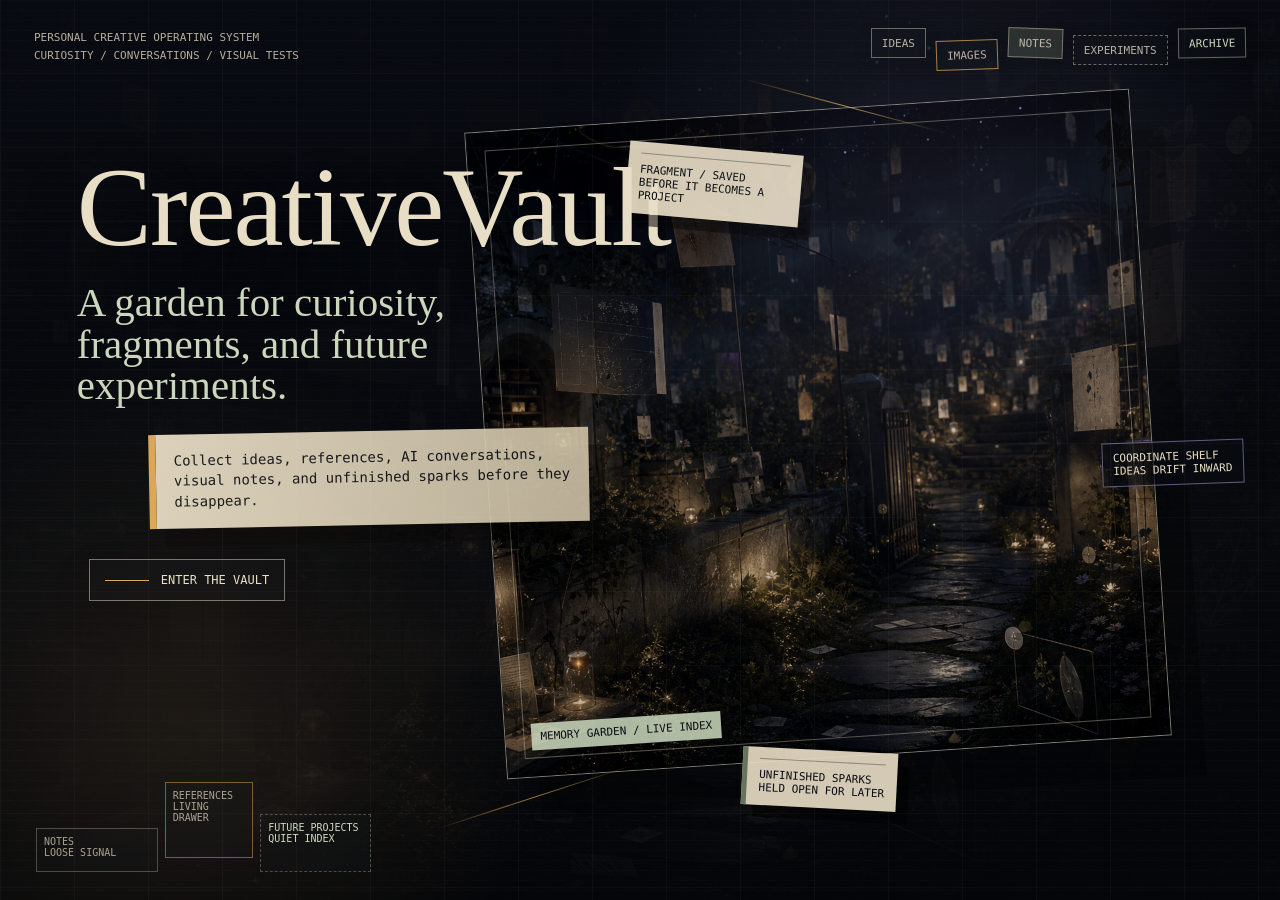
<file: creativevault_hero_firstview_v0_1/index.html>
<!doctype html>
<html lang="en">
<head>
  <meta charset="utf-8">
  <meta name="viewport" content="width=device-width, initial-scale=1">
  <title>CreativeVault Hero</title>
  <style>
    :root {
      --ink: #080b12;
      --deep: #111827;
      --blue: #182538;
      --moss: #66745d;
      --paper: #e8ddc5;
      --paper-2: #cfc3a7;
      --amber: #d9a553;
      --violet: #9a8fc4;
      --signal: #cad7bc;
      --shadow: rgba(0, 0, 0, .54);
    }

    * {
      box-sizing: border-box;
    }

    html,
    body {
      margin: 0;
      min-width: 320px;
      min-height: 100%;
      background: var(--ink);
      color: var(--paper);
      font-family: ui-monospace, "SFMono-Regular", Menlo, Consolas, monospace;
      letter-spacing: 0;
    }

    body {
      overflow: hidden;
    }

    body::before {
      content: "";
      position: fixed;
      inset: 0;
      pointer-events: none;
      background:
        linear-gradient(90deg, rgba(232, 221, 197, .035) 1px, transparent 1px),
        linear-gradient(0deg, rgba(232, 221, 197, .028) 1px, transparent 1px),
        radial-gradient(circle at 14% 80%, rgba(217, 165, 83, .12), transparent 28%),
        radial-gradient(circle at 73% 23%, rgba(154, 143, 196, .13), transparent 30%);
      background-size: 74px 74px, 74px 74px, auto, auto;
      mix-blend-mode: screen;
      opacity: .9;
      z-index: 4;
    }

    a {
      color: inherit;
      text-decoration: none;
    }

    .hero {
      position: relative;
      width: 100vw;
      height: 100vh;
      min-height: 720px;
      padding: 28px 34px;
      isolation: isolate;
      overflow: hidden;
      background:
        linear-gradient(114deg, rgba(8, 11, 18, .96) 0 32%, rgba(8, 11, 18, .74) 54%, rgba(8, 11, 18, .92) 100%),
        url("assets/memory_garden_key_visual.png") center / cover no-repeat;
    }

    .hero::after {
      content: "";
      position: absolute;
      inset: 0;
      z-index: -1;
      background:
        repeating-linear-gradient(0deg, transparent 0 9px, rgba(255,255,255,.025) 10px),
        linear-gradient(180deg, rgba(0,0,0,.08), rgba(0,0,0,.5));
    }

    .topline {
      position: relative;
      z-index: 3;
      display: flex;
      align-items: flex-start;
      justify-content: space-between;
      gap: 24px;
      font-size: 11px;
      text-transform: uppercase;
      color: rgba(232, 221, 197, .78);
    }

    .coordinates {
      display: grid;
      gap: 5px;
      padding-top: 3px;
    }

    .coordinates span {
      display: block;
    }

    .nav {
      display: flex;
      flex-wrap: wrap;
      justify-content: flex-end;
      gap: 8px 10px;
      max-width: 560px;
    }

    .nav a {
      display: inline-grid;
      place-items: center;
      min-height: 30px;
      padding: 6px 10px;
      border: 1px solid rgba(232, 221, 197, .42);
      background: rgba(10, 13, 20, .54);
      box-shadow: 0 7px 18px rgba(0,0,0,.18);
    }

    .nav a:nth-child(2) {
      transform: translateY(12px) rotate(-2deg);
      border-color: rgba(217, 165, 83, .74);
    }

    .nav a:nth-child(3) {
      transform: rotate(2deg);
      background: rgba(102, 116, 93, .3);
    }

    .nav a:nth-child(4) {
      transform: translateY(7px);
      border-style: dashed;
    }

    .nav a:nth-child(5) {
      transform: rotate(-1deg);
      color: var(--signal);
    }

    .title-block {
      position: absolute;
      left: clamp(34px, 6vw, 92px);
      top: 164px;
      z-index: 3;
      width: min(590px, 46vw);
    }

    .project-name {
      margin: 0 0 30px;
      font-family: Georgia, "Times New Roman", serif;
      font-size: clamp(72px, 8.8vw, 132px);
      font-weight: 500;
      line-height: .78;
      letter-spacing: -2px;
      color: var(--paper);
      text-shadow: 0 28px 52px rgba(0,0,0,.58);
    }

    .headline {
      max-width: 540px;
      margin: 0;
      font-family: Georgia, "Times New Roman", serif;
      font-size: clamp(26px, 3.2vw, 46px);
      line-height: 1.02;
      font-weight: 400;
      color: var(--signal);
    }

    .description {
      max-width: 440px;
      margin: 24px 0 0 72px;
      padding: 16px 18px 17px;
      color: rgba(8, 11, 18, .94);
      background: linear-gradient(105deg, rgba(232, 221, 197, .94), rgba(207, 195, 167, .88));
      border-left: 7px solid var(--amber);
      box-shadow: 16px 18px 0 rgba(0,0,0,.36);
      font-size: 14px;
      line-height: 1.45;
      transform: rotate(-1.1deg);
    }

    .enter {
      display: inline-flex;
      align-items: center;
      gap: 12px;
      margin: 34px 0 0 12px;
      padding: 13px 15px;
      color: var(--paper);
      border: 1px solid rgba(232, 221, 197, .48);
      background: rgba(8, 11, 18, .64);
      box-shadow: 0 18px 34px rgba(0,0,0,.25);
      font-size: 12px;
      text-transform: uppercase;
    }

    .enter::before {
      content: "";
      width: 44px;
      height: 1px;
      background: var(--amber);
    }

    .garden-window {
      position: absolute;
      z-index: 2;
      right: clamp(42px, 7vw, 116px);
      top: 94px;
      width: min(52vw, 700px);
      height: min(72vh, 650px);
      min-height: 520px;
      transform: rotate(-3.8deg);
      border: 1px solid rgba(232, 221, 197, .54);
      background: #0d1119;
      box-shadow: 32px 42px 0 rgba(0,0,0,.34);
      overflow: hidden;
    }

    .garden-window img {
      width: 100%;
      height: 100%;
      object-fit: cover;
      filter: saturate(.82) contrast(1.06) brightness(.72);
      transform: scale(1.08);
    }

    .garden-window::before {
      content: "";
      position: absolute;
      inset: 18px;
      border: 1px solid rgba(232, 221, 197, .35);
      z-index: 2;
      pointer-events: none;
    }

    .garden-window::after {
      content: "memory garden / live index";
      position: absolute;
      left: 26px;
      bottom: 26px;
      z-index: 3;
      padding: 7px 9px;
      color: var(--ink);
      background: rgba(202, 215, 188, .86);
      font-size: 11px;
      text-transform: uppercase;
    }

    .object {
      position: absolute;
      z-index: 3;
      color: var(--paper);
      font-size: 11px;
      text-transform: uppercase;
      line-height: 1.2;
    }

    .slip {
      width: 174px;
      padding: 11px 12px;
      color: var(--ink);
      background: rgba(232, 221, 197, .91);
      box-shadow: 12px 12px 0 var(--shadow);
    }

    .slip::before {
      content: "";
      display: block;
      height: 1px;
      margin-bottom: 9px;
      background: var(--ink);
      opacity: .35;
    }

    .label {
      padding: 8px 10px;
      border: 1px solid rgba(232, 221, 197, .44);
      background: rgba(8, 11, 18, .66);
      backdrop-filter: none;
    }

    .thread {
      width: 210px;
      height: 1px;
      background: linear-gradient(90deg, transparent, rgba(217, 165, 83, .75), transparent);
      transform-origin: left center;
    }

    .o1 {
      left: 49%;
      top: 148px;
      transform: rotate(5deg);
    }

    .o2 {
      right: 36px;
      top: 49%;
      width: 142px;
      transform: rotate(-2deg);
      border-color: rgba(154, 143, 196, .62);
    }

    .o3 {
      left: 58%;
      bottom: 92px;
      width: 155px;
      transform: rotate(3deg);
      border-left: 5px solid var(--moss);
    }

    .o4 {
      left: 34%;
      bottom: 70px;
      transform: rotate(-18deg);
    }

    .o5 {
      left: 58%;
      top: 78px;
      transform: rotate(15deg);
    }

    .drawer-map {
      position: absolute;
      left: 36px;
      bottom: 28px;
      z-index: 3;
      width: 335px;
      display: grid;
      grid-template-columns: 1.1fr .8fr 1fr;
      gap: 7px;
      align-items: end;
      color: rgba(232, 221, 197, .7);
      font-size: 10px;
      text-transform: uppercase;
    }

    .drawer-map div {
      min-height: 44px;
      padding: 7px;
      border: 1px solid rgba(232, 221, 197, .28);
      background: rgba(8, 11, 18, .48);
    }

    .drawer-map div:nth-child(2) {
      min-height: 76px;
      border-color: rgba(217, 165, 83, .5);
      transform: translateY(-14px);
    }

    .drawer-map div:nth-child(3) {
      min-height: 58px;
      border-style: dashed;
      color: var(--signal);
    }

    @media (max-width: 900px) {
      body {
        overflow: auto;
      }

      .hero {
        height: auto;
        min-height: 100vh;
        padding: 20px;
      }

      .topline,
      .nav {
        justify-content: flex-start;
      }

      .topline {
        display: grid;
      }

      .title-block,
      .garden-window,
      .object,
      .drawer-map {
        position: relative;
        left: auto;
        right: auto;
        top: auto;
        bottom: auto;
      }

      .title-block {
        width: 100%;
        margin-top: 52px;
      }

      .project-name {
        font-size: clamp(64px, 21vw, 116px);
      }

      .description {
        margin-left: 0;
      }

      .garden-window {
        width: 100%;
        height: 520px;
        margin: 38px 0;
      }

      .object {
        display: none;
      }

      .drawer-map {
        width: 100%;
      }
    }
  </style>
</head>
<body>
  <main class="hero" aria-labelledby="title">
    <header class="topline">
      <div class="coordinates" aria-label="CreativeVault coordinates">
        <span>personal creative operating system</span>
        <span>curiosity / conversations / visual tests</span>
      </div>
      <nav class="nav" aria-label="CreativeVault sections">
        <a href="#">Ideas</a>
        <a href="#">Images</a>
        <a href="#">Notes</a>
        <a href="#">Experiments</a>
        <a href="#">Archive</a>
      </nav>
    </header>

    <section class="title-block">
      <h1 class="project-name" id="title">CreativeVault</h1>
      <p class="headline">A garden for curiosity, fragments, and future experiments.</p>
      <p class="description">Collect ideas, references, AI conversations, visual notes, and unfinished sparks before they disappear.</p>
      <a class="enter" href="#">Enter the Vault</a>
    </section>

    <figure class="garden-window" aria-label="Nocturnal memory garden preview">
      <img src="assets/memory_garden_key_visual.png" alt="">
    </figure>

    <div class="object slip o1">fragment / saved before it becomes a project</div>
    <div class="object label o2">coordinate shelf<br>ideas drift inward</div>
    <div class="object slip o3">unfinished sparks held open for later</div>
    <div class="object thread o4" aria-hidden="true"></div>
    <div class="object thread o5" aria-hidden="true"></div>

    <aside class="drawer-map" aria-label="Vault contents">
      <div>notes<br>loose signal</div>
      <div>references<br>living drawer</div>
      <div>future projects<br>quiet index</div>
    </aside>
  </main>
</body>
</html>
</file>
